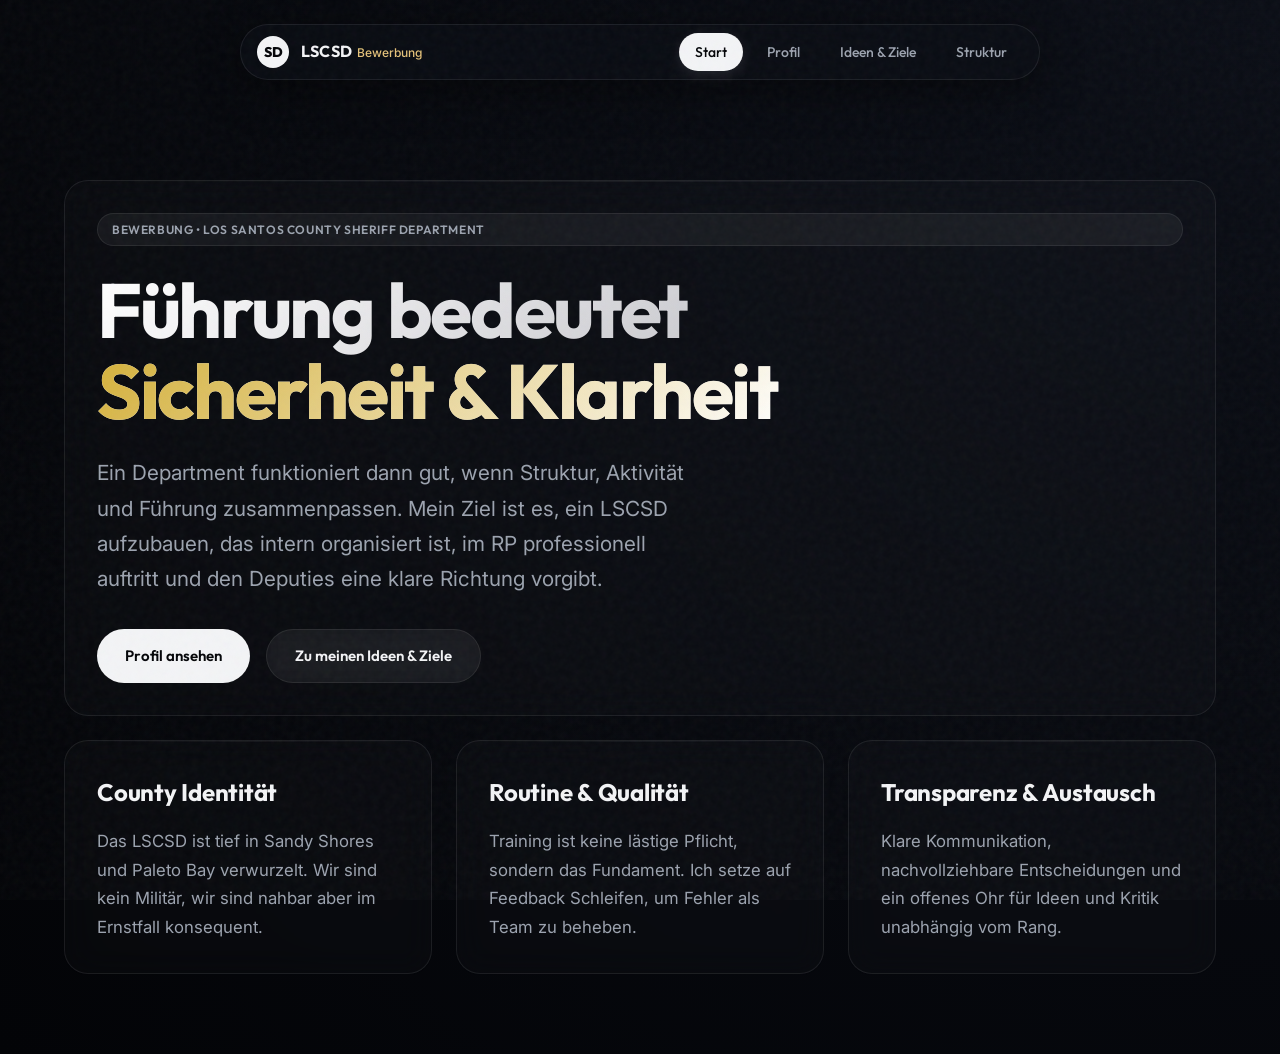
<file: index.html>
<!doctype html>
<html lang="de">
<head>
  <meta charset="utf-8" />
  <meta name="viewport" content="width=device-width,initial-scale=1" />
  <title>LSCSD • Bewerbung</title>
  <link rel="stylesheet" href="styles.css" />
</head>
<body>
  <header class="topbar">
    <div class="brand">
      <div class="logo">SD</div>
      <div><b>LSCSD</b><span>Bewerbung</span></div>
    </div>
    <button class="nav-toggle" aria-label="Menu" aria-expanded="false">
      <span></span><span></span><span></span>
    </button>
    <nav class="nav">
      <a href="index.html" class="active">Start</a>
      <a href="ueber.html">Profil</a>
      <a href="Ideen.html">Ideen & Ziele</a>
      <a href="struktur.html">Struktur</a>
    </nav>
  </header>

  <main class="wrap">
    
    <div class="bento-grid">
      <!-- HERO BLOCK -->
      <div class="bento-card span-12 reveal">
        <span class="badge">Bewerbung • Los Santos County Sheriff Department</span>
        <h1 class="hero-title">Führung bedeutet <br><span class="text-gold">Sicherheit & Klarheit</span></h1>
        <p class="hero-subtitle">
          Ein Department funktioniert dann gut, wenn Struktur, Aktivität und Führung zusammenpassen.
Mein Ziel ist es, ein LSCSD aufzubauen, das intern organisiert ist, im RP professionell auftritt und den Deputies eine klare Richtung vorgibt.
        </p>
        <div style="margin-top: 32px; display: flex; gap: 16px;" class="btnrow">
          <a class="btn btn-primary" href="ueber.html">Profil ansehen</a>
          <a class="btn btn-secondary" href="Ideen.html">Zu meinen Ideen & Ziele</a>
        </div>
      </div>

      <!-- HIGHLIGHT 1 -->
      <div class="bento-card span-4 reveal" style="transition-delay: 0.1s;">
        <h3 class="bento-title">County Identität</h3>
        <p class="bento-text">
          Das LSCSD ist tief in Sandy Shores und Paleto Bay verwurzelt. Wir sind kein Militär, wir sind nahbar aber im Ernstfall konsequent.
        </p>
      </div>

      <!-- HIGHLIGHT 2 -->
      <div class="bento-card span-4 reveal" style="transition-delay: 0.2s;">
        <h3 class="bento-title">Routine & Qualität</h3>
        <p class="bento-text">
          Training ist keine lästige Pflicht, sondern das Fundament. Ich setze auf Feedback Schleifen, um Fehler als Team zu beheben.
        </p>
      </div>

      <!-- HIGHLIGHT 3 -->
      <div class="bento-card span-4 reveal" style="transition-delay: 0.3s;">
        <h3 class="bento-title">Transparenz & Austausch</h3>
        <p class="bento-text">
          Klare Kommunikation, nachvollziehbare Entscheidungen und ein offenes Ohr für Ideen und Kritik unabhängig vom Rang.
        </p>
      </div>
    </div>

  </main>

  <script src="app.js"></script>
</body>
</html>
</file>
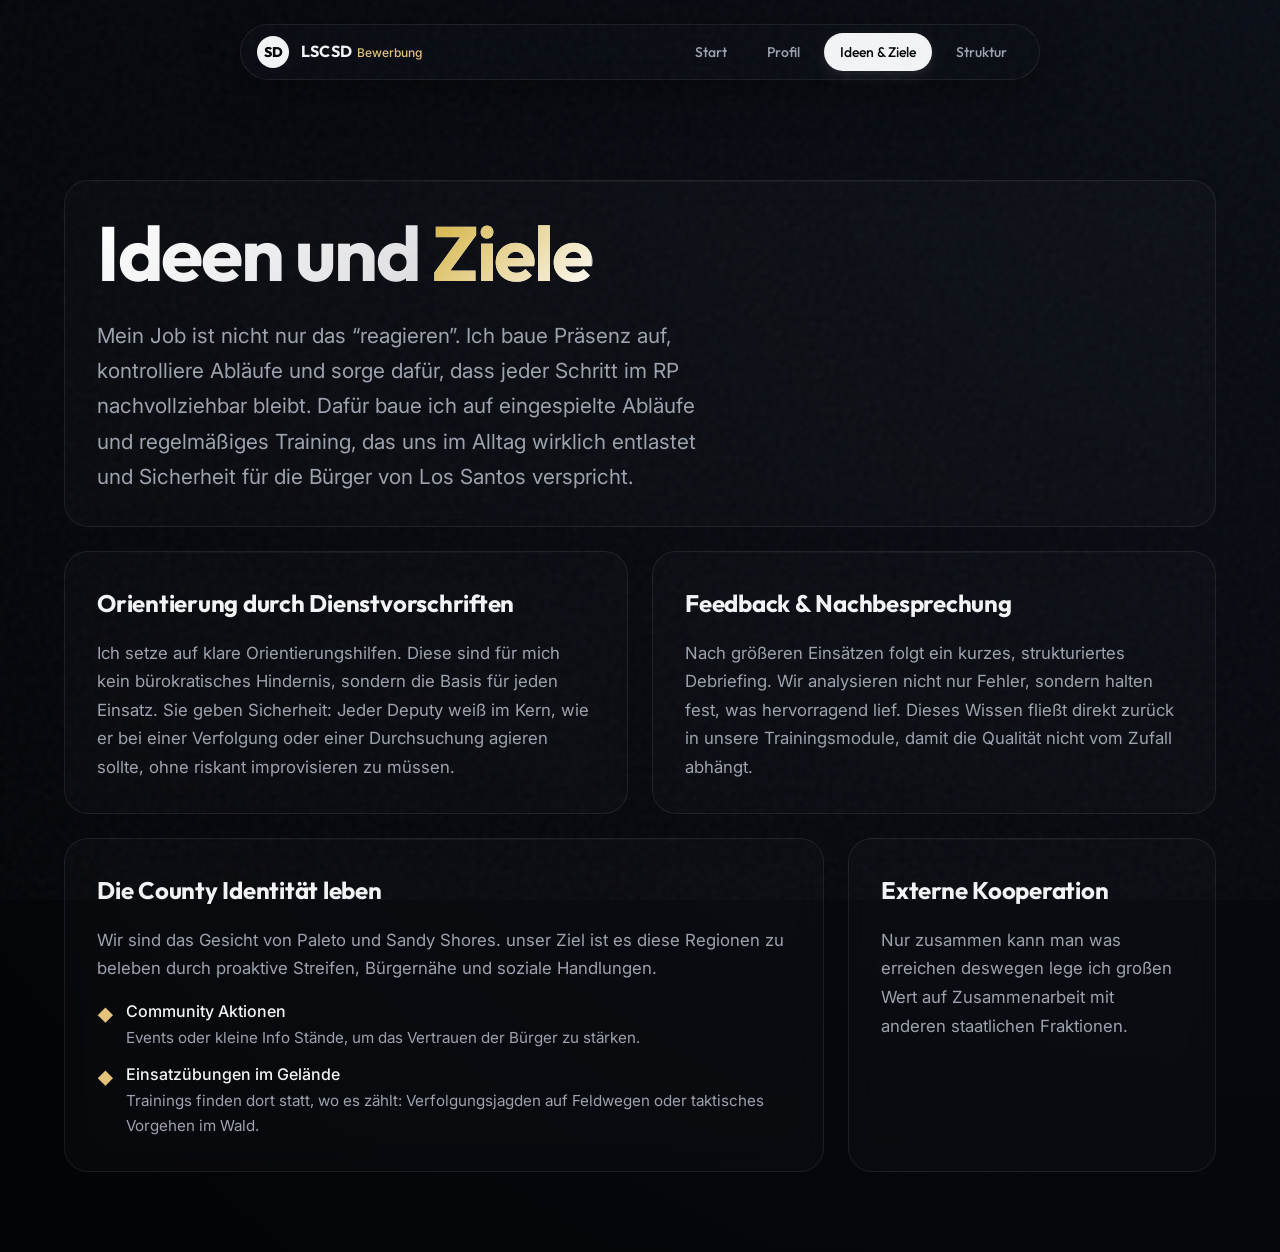
<file: Ideen.html>
<!doctype html>
<html lang="de">
<head>
  <meta charset="utf-8" />
  <meta name="viewport" content="width=device-width,initial-scale=1" />
  <title>LSCSD • Ideen & Ziele</title>
  <link rel="stylesheet" href="styles.css" />
</head>
<body>
  <header class="topbar">
    <div class="brand">
      <div class="logo">SD</div>
      <div><b>LSCSD</b><span>Bewerbung</span></div>
    </div>
    <button class="nav-toggle" aria-label="Menu">
      <span></span><span></span><span></span>
    </button>
    <nav class="nav">
      <a href="index.html">Start</a>
      <a href="ueber.html">Profil</a>
      <a href="Ideen.html" class="active">Ideen & Ziele</a>
      <a href="struktur.html">Struktur</a>
    </nav>
  </header>

  <main class="wrap">
    
    <div class="bento-grid">
      <!-- HERO -->
      <div class="bento-card span-12 reveal">
        <h1 class="hero-title">Ideen und <span class="text-gold">Ziele</span></h1>
        <p class="hero-subtitle">
          Mein Job ist nicht nur das “reagieren”. Ich baue Präsenz auf, kontrolliere Abläufe und sorge dafür, 
          dass jeder Schritt im RP nachvollziehbar bleibt. Dafür baue ich auf eingespielte Abläufe und regelmäßiges Training, 
          das uns im Alltag wirklich entlastet und Sicherheit für die Bürger von Los Santos verspricht.
        </p>
      </div>

      <!-- SOPS & QUALITÄT (2 Blocks) -->
      <div class="bento-card span-6 reveal" style="transition-delay: 0.1s;">
        <h3 class="bento-title">Orientierung durch Dienstvorschriften</h3>
        <p class="bento-text">
          Ich setze auf klare Orientierungshilfen. Diese sind für mich kein bürokratisches Hindernis, sondern die Basis für jeden Einsatz. 
          Sie geben Sicherheit: Jeder Deputy weiß im Kern, wie er bei einer Verfolgung oder einer Durchsuchung agieren sollte, ohne riskant improvisieren zu müssen.
        </p>
      </div>

      <div class="bento-card span-6 reveal" style="transition-delay: 0.2s;">
        <h3 class="bento-title">Feedback & Nachbesprechung</h3>
        <p class="bento-text">
          Nach größeren Einsätzen folgt ein kurzes, strukturiertes Debriefing. Wir analysieren nicht nur Fehler, sondern halten fest, was hervorragend lief. 
          Dieses Wissen fließt direkt zurück in unsere Trainingsmodule, damit die Qualität nicht vom Zufall abhängt.
        </p>
      </div>

      <!-- COUNTY FRAKTIONSLEBEN -->
      <div class="bento-card span-8 reveal" style="transition-delay: 0.4s;">
        <h3 class="bento-title">Die County Identität leben</h3>
        <p class="bento-text" style="margin-bottom: 16px;">
          Wir sind das Gesicht von Paleto und Sandy Shores. unser Ziel ist es diese Regionen zu beleben durch proaktive Streifen, Bürgernähe und soziale Handlungen.
        </p>
        <ul style="list-style: none; display: flex; flex-direction: column; gap: 12px;">
          <li style="display: flex; gap: 12px; align-items: flex-start;">
            <div style="color: var(--accent); margin-top: 4px;">◆</div>
            <div>
              <span style="color: var(--text); font-weight: 500; display: block;">Community Aktionen</span>
              <span style="color: var(--muted); font-size: 0.95rem;">Events oder kleine Info Stände, um das Vertrauen der Bürger zu stärken.</span>
            </div>
          </li>
          <li style="display: flex; gap: 12px; align-items: flex-start;">
            <div style="color: var(--accent); margin-top: 4px;">◆</div>
            <div>
              <span style="color: var(--text); font-weight: 500; display: block;">Einsatzübungen im Gelände</span>
              <span style="color: var(--muted); font-size: 0.95rem;">Trainings finden dort statt, wo es zählt: Verfolgungsjagden auf Feldwegen oder taktisches Vorgehen im Wald.</span>
            </div>
          </li>
        </ul>
      </div>

      <!-- EXTERNE KOOPERATION -->
      <div class="bento-card span-4 reveal" style="transition-delay: 0.5s;">
        <h3 class="bento-title">Externe Kooperation</h3>
        <p class="bento-text" style="margin-bottom: 20px;">
          Nur zusammen kann man was erreichen deswegen lege ich großen Wert auf Zusammenarbeit mit anderen staatlichen Fraktionen.
          </div>
        </div>
      </div>

    </div>
  </main>

  <script src="app.js"></script>
</body>
</html>
</file>
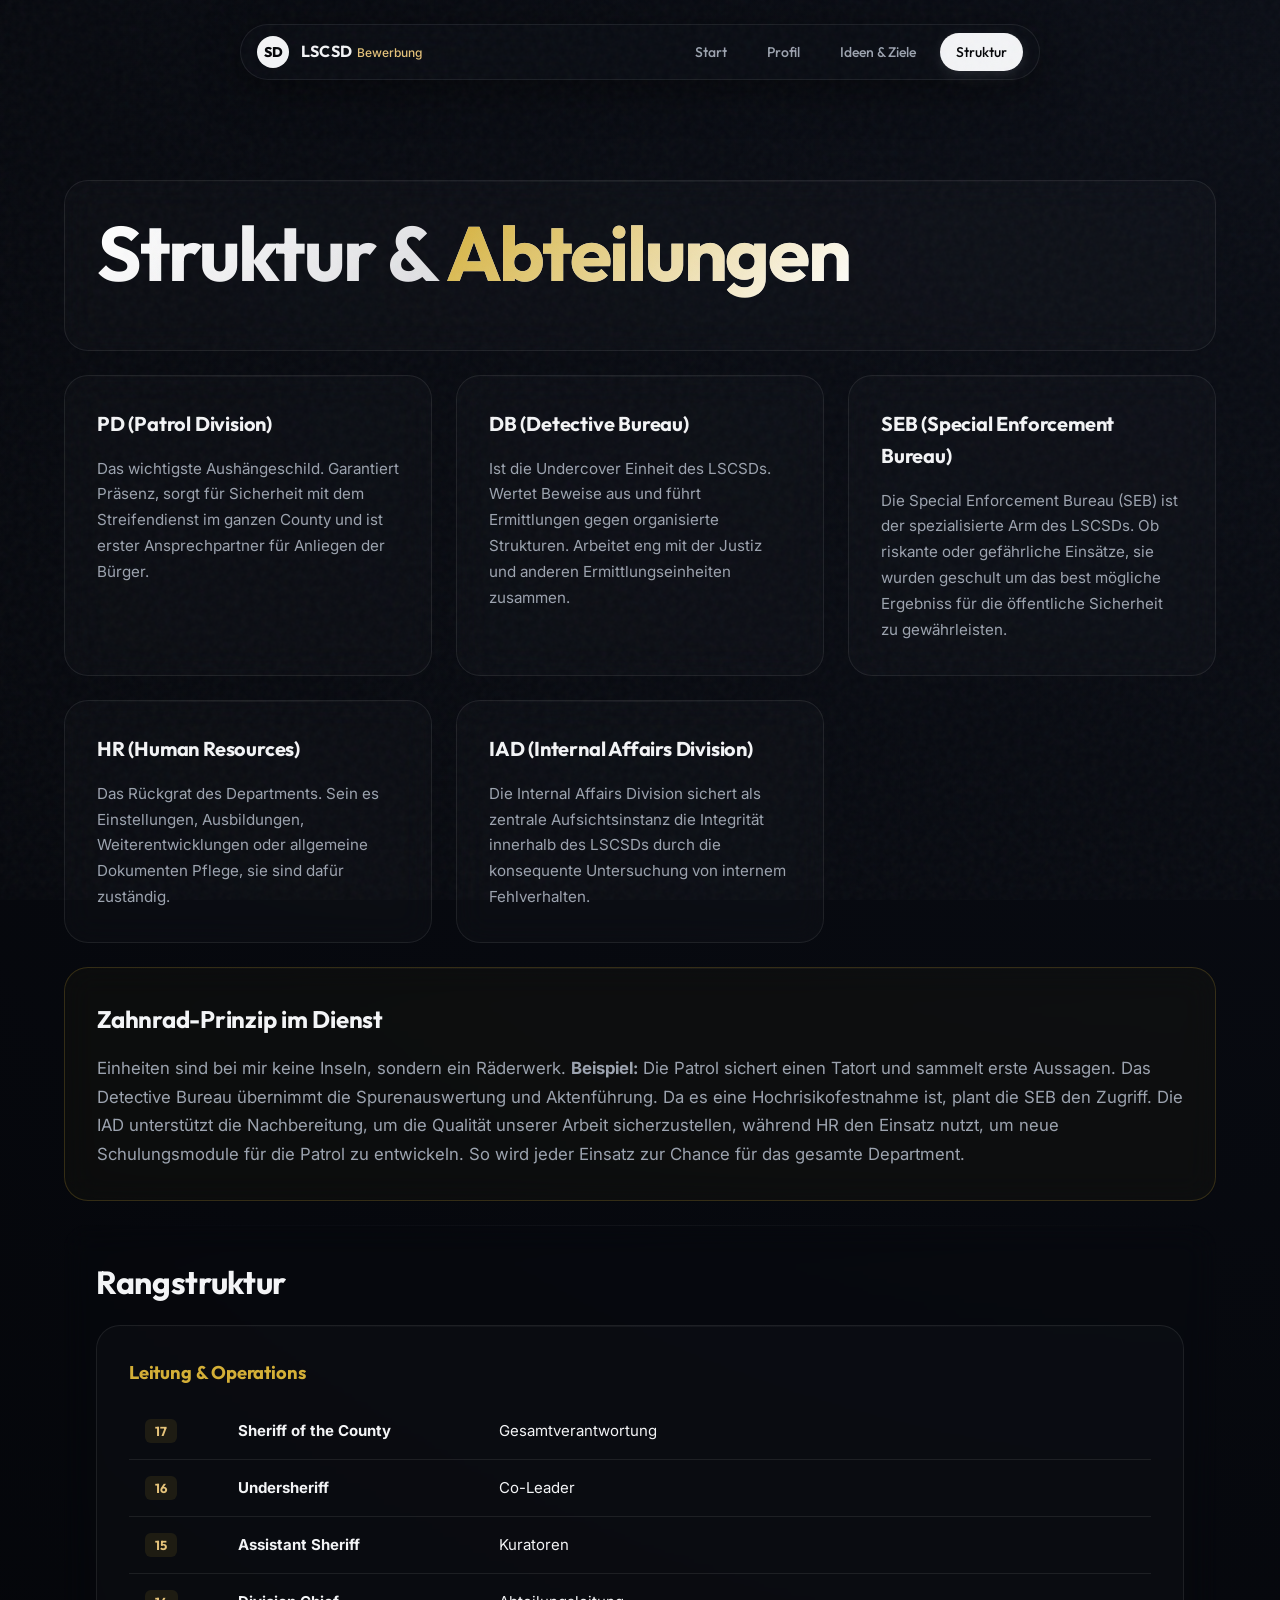
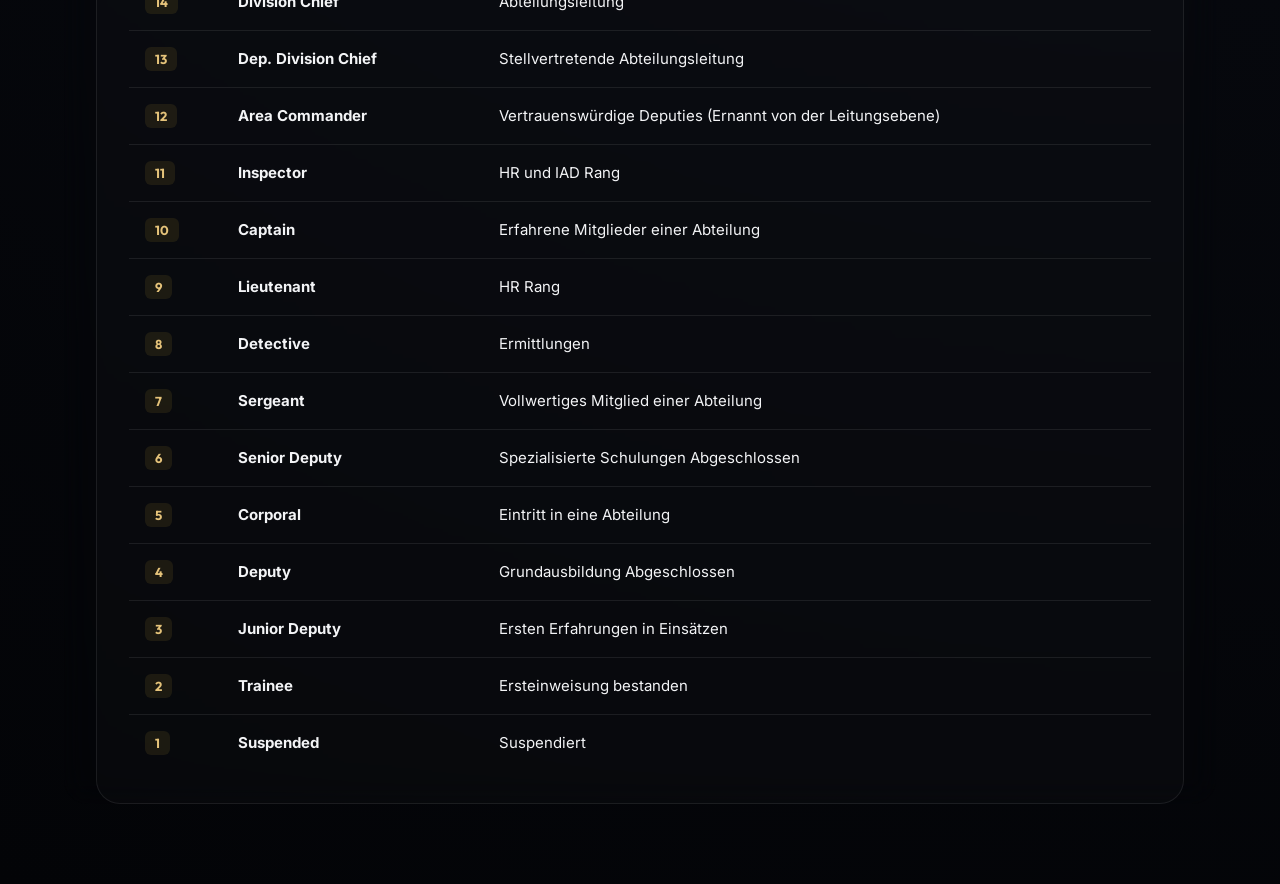
<file: struktur.html>
<!doctype html>
<html lang="de">
<head>
  <meta charset="utf-8" />
  <meta name="viewport" content="width=device-width,initial-scale=1" />
  <title>LSCSD • Struktur & Ränge</title>
  <link rel="stylesheet" href="styles.css" />
</head>
<body>
  <header class="topbar">
    <div class="brand">
      <div class="logo">SD</div>
      <div><b>LSCSD</b><span>Bewerbung</span></div>
    </div>
    <button class="nav-toggle" aria-label="Menu">
      <span></span><span></span><span></span>
    </button>
    <nav class="nav">
      <a href="index.html">Start</a>
      <a href="ueber.html">Profil</a>
      <a href="Ideen.html">Ideen & Ziele</a>
      <a href="struktur.html" class="active">Struktur</a>
    </nav>
  </header>

  <main class="wrap">
    
    <div class="bento-grid">
      <!-- HERO -->
      <div class="bento-card span-12 reveal">
        <h1 class="hero-title">Struktur & <span class="text-gold">Abteilungen</span></h1>
        <p class="hero-subtitle">
        </p>
      </div>

      <!-- ABTEILUNGEN (6 BLOCKS) -->
      <div class="bento-card span-4 reveal" style="transition-delay: 0.2s;">
        <h3 class="bento-title" style="font-size: 1.25rem;">PD (Patrol Division)</h3>
        <p class="bento-text" style="font-size: 0.95rem;">
          Das wichtigste Aushängeschild. Garantiert Präsenz, sorgt für Sicherheit mit dem Streifendienst im ganzen County und ist erster Ansprechpartner für Anliegen der Bürger.
        </p>
      </div>
      <div class="bento-card span-4 reveal" style="transition-delay: 0.3s;">
        <h3 class="bento-title" style="font-size: 1.25rem;">DB (Detective Bureau)</h3>
        <p class="bento-text" style="font-size: 0.95rem;">
          Ist die Undercover Einheit des LSCSDs. Wertet Beweise aus und führt Ermittlungen gegen organisierte Strukturen. Arbeitet eng mit der Justiz und anderen Ermittlungseinheiten zusammen.
        </p>
      </div>
      <div class="bento-card span-4 reveal" style="transition-delay: 0.4s;">
        <h3 class="bento-title" style="font-size: 1.25rem;">SEB (Special Enforcement Bureau)</h3>
        <p class="bento-text" style="font-size: 0.95rem;">
          Die Special Enforcement Bureau (SEB) ist der spezialisierte Arm des LSCSDs. Ob riskante oder gefährliche Einsätze, sie wurden geschult um das best mögliche Ergebniss für die öffentliche Sicherheit zu gewährleisten.
        </p>
      </div>
      <div class="bento-card span-4 reveal" style="transition-delay: 0.5s;">
        <h3 class="bento-title" style="font-size: 1.25rem;">HR (Human Resources)</h3>
        <p class="bento-text" style="font-size: 0.95rem;">
          Das Rückgrat des Departments. Sein es Einstellungen, Ausbildungen, Weiterentwicklungen oder allgemeine Dokumenten Pflege, sie sind dafür zuständig.
        </p>
      </div>
      <div class="bento-card span-4 reveal" style="transition-delay: 0.6s;">
        <h3 class="bento-title" style="font-size: 1.25rem;">IAD (Internal Affairs Division)</h3>
        <p class="bento-text" style="font-size: 0.95rem;">
          Die Internal Affairs Division sichert als zentrale Aufsichtsinstanz die Integrität innerhalb des LSCSDs durch die konsequente Untersuchung von internem Fehlverhalten.
        </p>
        </p>
      </div>

            <!-- SYNERGIE RÄDERWERK -->
      <div class="bento-card span-12 reveal" style="transition-delay: 0.1s; background: rgba(212, 175, 55, 0.03); border-color: rgba(212, 175, 55, 0.2)">
        <h3 class="bento-title">Zahnrad-Prinzip im Dienst</h3>
        <p class="bento-text" style="font-size: 1.05rem;">
          Einheiten sind bei mir keine Inseln, sondern ein Räderwerk. <strong>Beispiel:</strong> Die Patrol sichert einen Tatort und sammelt erste Aussagen. Das Detective Bureau übernimmt die Spurenauswertung und Aktenführung. Da es eine Hochrisikofestnahme ist, plant die SEB den Zugriff. Die IAD unterstützt die Nachbereitung, um die Qualität unserer Arbeit sicherzustellen, während HR den Einsatz nutzt, um neue Schulungsmodule für die Patrol zu entwickeln. So wird jeder Einsatz zur Chance für das gesamte Department.
        </p>
      </div>


      <!-- RANGSTRUKTUR HEADER -->
<div class="bento-card span-12 reveal" style="transition-delay: 0.8s; padding-bottom: 0; border: none; background: transparent;">
        <h3 class="bento-title" style="font-size: 2rem;"><STRONG>Rangstruktur</STRONG></h3>
        <p class="bento-text"> 
                <div class="bento-card span-6 reveal" style="transition-delay: 0.9s;">
        <h3 class="bento-title" style="font-size: 1.15rem; color: var(--gold);">Leitung & Operations</h3>
        <div style="overflow-x: auto;">
          <table class="table" style="font-size: 0.9rem;">
            <tbody>
              <tr><td><span class="rank-num">17</span></td><td><b>Sheriff of the County</b></td><td>Gesamtverantwortung</td></tr>
              <tr><td><span class="rank-num">16</span></td><td><b>Undersheriff</b></td><td>Co-Leader</td></tr>
              <tr><td><span class="rank-num">15</span></td><td><b>Assistant Sheriff</b></td><td>Kuratoren</td></tr>
              <tr><td><span class="rank-num">14</span></td><td><b>Division Chief</b></td><td>Abteilungsleitung</td></tr>
              <tr><td><span class="rank-num">13</span></td><td><b>Dep. Division Chief</b></td><td>Stellvertretende Abteilungsleitung</td></tr>
              <tr><td><span class="rank-num">12</span></td><td><b>Area Commander</b></td><td>Vertrauenswürdige Deputies (Ernannt von der Leitungsebene)</td></tr>
              <tr><td><span class="rank-num">11</span></td><td><b>Inspector</b></td><td>HR und IAD Rang</td></tr>
              <tr><td><span class="rank-num">10</span></td><td><b>Captain</b></td><td>Erfahrene Mitglieder einer Abteilung</td></tr>
              <tr><td><span class="rank-num">9</span></td><td><b>Lieutenant</b></td><td>HR Rang</td></tr>
              <tr><td><span class="rank-num">8</span></td><td><b>Detective</b></td><td>Ermittlungen</td></tr>
              <tr><td><span class="rank-num">7</span></td><td><b>Sergeant</b></td><td>Vollwertiges Mitglied einer Abteilung</td></tr>
              <tr><td><span class="rank-num">6</span></td><td><b>Senior Deputy</b></td><td>Spezialisierte Schulungen Abgeschlossen</td></tr>
              <tr><td><span class="rank-num">5</span></td><td><b>Corporal</b></td><td>Eintritt in eine Abteilung</td></tr>
              <tr><td><span class="rank-num">4</span></td><td><b>Deputy</b></td><td>Grundausbildung Abgeschlossen </td></tr>
              <tr><td><span class="rank-num">3</span></td><td><b>Junior Deputy</b></td><td>Ersten Erfahrungen in Einsätzen</td></tr>
              <tr><td><span class="rank-num">2</span></td><td><b>Trainee</b></td><td>Ersteinweisung bestanden</td></tr>
              <tr><td><span class="rank-num">1</span></td><td><b>Suspended</b></td><td>Suspendiert</td></tr>
            </tbody>
          </table>
        </div>

    </div>
  </main>

  <script src="app.js"></script>
</body>
</html>
</file>
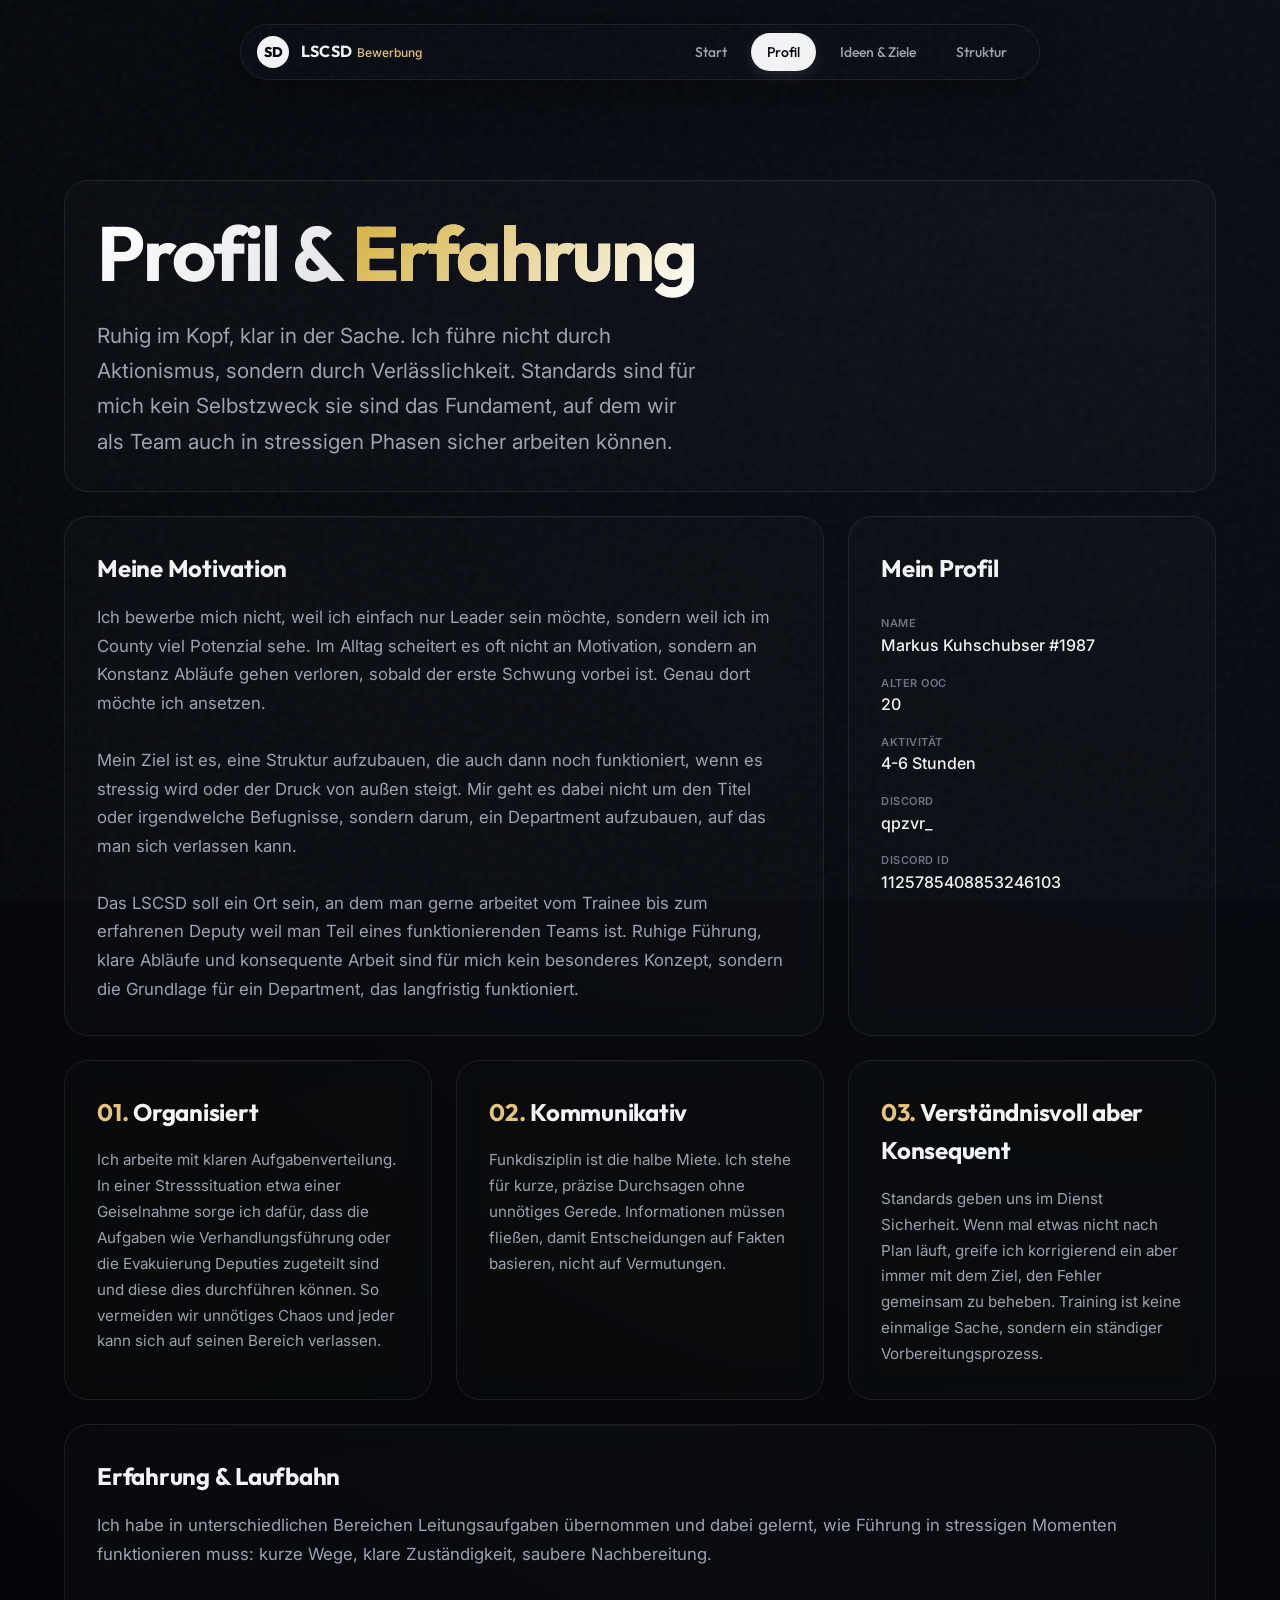
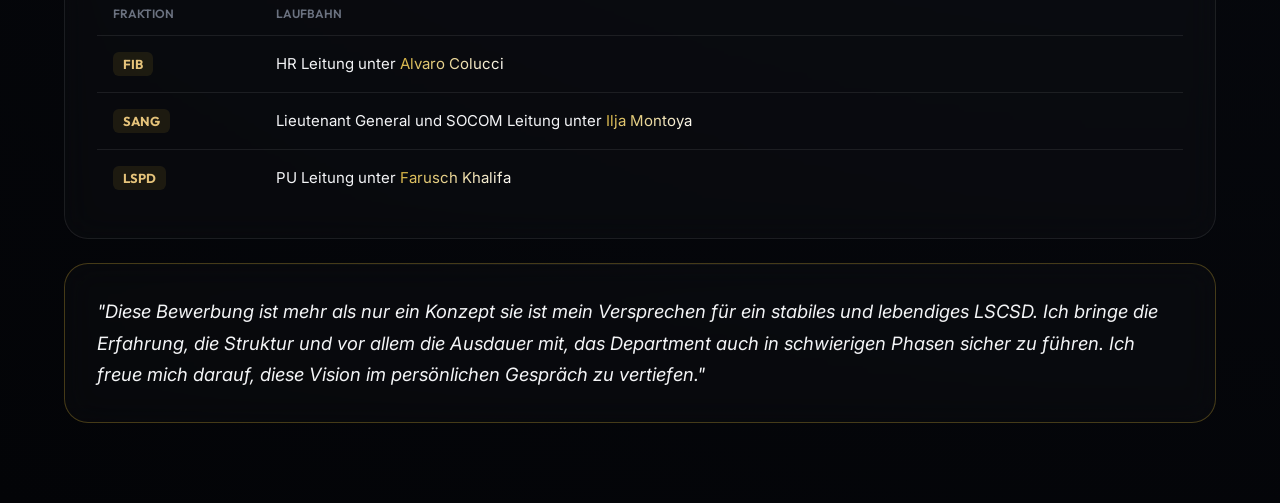
<file: ueber.html>
<!doctype html>
<html lang="de">
<head>
  <meta charset="utf-8" />
  <meta name="viewport" content="width=device-width,initial-scale=1" />
  <title>LSCSD • Profil & Erfahrung</title>
  <link rel="stylesheet" href="styles.css" />
</head>
<body>
  <header class="topbar">
    <div class="brand">
      <div class="logo">SD</div>
      <div><b>LSCSD</b><span>Bewerbung</span></div>
    </div>
    <button class="nav-toggle" aria-label="Menu">
      <span></span><span></span><span></span>
    </button>
    <nav class="nav">
      <a href="index.html">Start</a>
      <a href="ueber.html" class="active">Profil</a>
      <a href="Ideen.html">Ideen & Ziele</a>
      <a href="struktur.html">Struktur</a>
    </nav>
  </header>

  <main class="wrap">
    
    <div class="bento-grid">
      <!-- HERO -->
      <div class="bento-card span-12 reveal">
        <h1 class="hero-title">Profil & <span class="text-gold">Erfahrung</span></h1>
        <p class="hero-subtitle">
          Ruhig im Kopf, klar in der Sache. Ich führe nicht durch Aktionismus, sondern durch Verlässlichkeit. Standards sind für mich kein Selbstzweck sie sind das Fundament, auf dem wir als Team auch in stressigen Phasen sicher arbeiten können.
        </p>
      </div>

      <!-- MOTIVATION -->
      <div class="bento-card span-8 reveal" style="transition-delay: 0.1s;">
        <h3 class="bento-title">Meine Motivation</h3>
        <p class="bento-text">
          Ich bewerbe mich nicht, weil ich einfach nur Leader sein möchte, sondern weil ich im County viel Potenzial sehe. Im Alltag scheitert es oft nicht an Motivation, sondern an Konstanz Abläufe gehen verloren, sobald der erste Schwung vorbei ist. Genau dort möchte ich ansetzen.
                    <br><br>
          Mein Ziel ist es, eine Struktur aufzubauen, die auch dann noch funktioniert, wenn es stressig wird oder der Druck von außen steigt. Mir geht es dabei nicht um den Titel oder irgendwelche Befugnisse, sondern darum, ein Department aufzubauen, auf das man sich verlassen kann.
          <br><br>
          Das LSCSD soll ein Ort sein, an dem man gerne arbeitet vom Trainee bis zum erfahrenen Deputy weil man Teil eines funktionierenden Teams ist. Ruhige Führung, klare Abläufe und konsequente Arbeit sind für mich kein besonderes Konzept, sondern die Grundlage für ein Department, das langfristig funktioniert.
        </p>
      </div>

      <!-- HALTUNG STATS -->
      <div class="bento-card span-4 reveal" style="transition-delay: 0.2s;">
        <h3 class="bento-title">Mein Profil</h3>
        <ul style="list-style: none; display: flex; flex-direction: column; gap: 16px; margin-top: 12px;">
          <li style="display: flex; flex-direction: column;">
            <span style="font-size: 11px; text-transform: uppercase; color: var(--muted2); font-weight: 600; letter-spacing: 0.05em;">Name</span>
            <span style="color: var(--text); font-weight: 500;">Markus Kuhschubser #1987</span>
          </li>
          <li style="display: flex; flex-direction: column;">
            <span style="font-size: 11px; text-transform: uppercase; color: var(--muted2); font-weight: 600; letter-spacing: 0.05em;">Alter OOC</span>
            <span style="color: var(--text); font-weight: 500;">20</span>
          </li>
          <li style="display: flex; flex-direction: column;"> 
            <span style="font-size: 11px; text-transform: uppercase; color: var(--muted2); font-weight: 600; letter-spacing: 0.05em;">Aktivität</span>
            <span style="color: var(--text); font-weight: 500;">4-6 Stunden</span>
          </li>
            <li style="display: flex; flex-direction: column;">
            <span style="font-size: 11px; text-transform: uppercase; color: var(--muted2); font-weight: 600; letter-spacing: 0.05em;">Discord</span>
            <span style="color: var(--text); font-weight: 500;">qpzvr_</span>
                      </li>
            <li style="display: flex; flex-direction: column;"> 
            <span style="font-size: 11px; text-transform: uppercase; color: var(--muted2); font-weight: 600; letter-spacing: 0.05em;">Discord ID</span>
            <span style="color: var(--text); font-weight: 500;">1125785408853246103</span>
                      </li>
        </ul>
      </div>

      <!-- FÜHRUNGSSTIL (3 BLOCKS) -->
      <div class="bento-card span-4 reveal" style="transition-delay: 0.3s; background: rgba(212, 175, 55, 0.02)">
        <h3 class="bento-title"><span class="text-accent">01.</span> Organisiert</h3>
        <p class="bento-text" style="font-size: 0.95rem;">
          Ich arbeite mit klaren Aufgabenverteilung. In einer Stresssituation etwa einer Geiselnahme sorge ich dafür, dass die Aufgaben wie Verhandlungsführung oder die Evakuierung Deputies zugeteilt sind und diese dies durchführen können. So vermeiden wir unnötiges Chaos und jeder kann sich auf seinen Bereich verlassen. 
        </p>
      </div>
      
      <div class="bento-card span-4 reveal" style="transition-delay: 0.4s; background: rgba(212, 175, 55, 0.02)">
        <h3 class="bento-title"><span class="text-accent">02.</span> Kommunikativ</h3>
        <p class="bento-text" style="font-size: 0.95rem;">
          Funkdisziplin ist die halbe Miete. Ich stehe für kurze, präzise Durchsagen ohne unnötiges Gerede. Informationen müssen fließen, damit Entscheidungen auf Fakten basieren, nicht auf Vermutungen.
        </p>
      </div>

      <div class="bento-card span-4 reveal" style="transition-delay: 0.5s; background: rgba(212, 175, 55, 0.02)">
        <h3 class="bento-title"><span class="text-accent">03.</span> Verständnisvoll aber Konsequent</h3>
        <p class="bento-text" style="font-size: 0.95rem;">
          Standards geben uns im Dienst Sicherheit. Wenn mal etwas nicht nach Plan läuft, greife ich korrigierend ein aber immer mit dem Ziel, den Fehler gemeinsam zu beheben. Training ist keine einmalige Sache, sondern ein ständiger Vorbereitungsprozess.
        </p>
      </div>

      <!-- LAUFBAHN-->
      <div class="bento-card span-12 reveal" style="transition-delay: 0.6s;">
        <h3 class="bento-title">Erfahrung & Laufbahn</h3>
        <p class="bento-text" style="margin-bottom: 24px;">
          Ich habe in unterschiedlichen Bereichen Leitungsaufgaben übernommen und dabei gelernt, wie Führung in stressigen Momenten funktionieren muss: kurze Wege, klare Zuständigkeit, saubere Nachbereitung.
        </p>
        <div style="overflow-x: auto;">
          <table class="table">
            <thead>
              <tr>
                <th style="width: 15%">Fraktion</th>
                <th>Laufbahn</th>
              </tr>
            </thead>
            <tbody>
              <tr>
                <td><span class="rank-num">FIB</span></td>
                <td>HR Leitung unter <span class="text-gold">Alvaro Colucci</span></h1></td>
              </tr>
              <tr>
                <td><span class="rank-num">SANG</span></td>
                <td>Lieutenant General und SOCOM Leitung unter <span class="text-gold">Ilja Montoya</span></h1></td>
              </tr>
              <tr>
                <td><span class="rank-num">LSPD</span></td>
                <td>PU Leitung unter <span class="text-gold">Farusch Khalifa</span></h1></td>
              </tr>
            </tbody>
          </table>
        </div>
      </div>

      <!-- SCHLUSSWORT -->
      <div class="bento-card span-12 reveal" style="transition-delay: 0.7s; border-color: rgba(212, 175, 55, 0.3);">
        <p class="bento-text" style="font-size: 1.15rem; color: var(--text); font-style: italic;">
          "Diese Bewerbung ist mehr als nur ein Konzept sie ist mein Versprechen für ein stabiles und lebendiges LSCSD. Ich bringe die Erfahrung, die Struktur und vor allem die Ausdauer mit, das Department auch in schwierigen Phasen sicher zu führen. Ich freue mich darauf, diese Vision im persönlichen Gespräch zu vertiefen."
        </p>
      </div>

    </div>
  </main>

  <script src="app.js"></script>
</body>
</html>
</file>
<file: styles.css>
@import url('https://fonts.googleapis.com/css2?family=Outfit:wght@300;400;500;600;700;800&family=Inter:wght@400;500;600&display=swap');

:root {
  --bg: #030407;
  --bg-gradient: radial-gradient(circle at top right, #0A0D15 0%, #030407 100%);
  --panel: rgba(255, 255, 255, 0.02);
  --panel-hover: rgba(255, 255, 255, 0.04);
  --text: #F3F4F6;
  --muted: #9CA3AF;
  --muted2: #6B7280;
  --line: rgba(255, 255, 255, 0.08);
  --gold: #D4AF37;
  --gold-glow: rgba(212, 175, 55, 0.15);
  --accent: #E5C37A;
  
  --radius-xl: 32px;
  --radius-lg: 24px;
  --radius-md: 16px;
  --radius-sm: 8px;

  --font-display: 'Outfit', sans-serif;
  --font-body: 'Inter', sans-serif;
}

* { box-sizing: border-box; margin: 0; padding: 0; }
html { scroll-behavior: smooth; }
body {
  background: var(--bg);
  background-image: var(--bg-gradient);
  color: var(--text);
  font-family: var(--font-body);
  font-weight: 400;
  line-height: 1.6;
  min-height: 100vh;
  overflow-x: hidden;
  -webkit-font-smoothing: antialiased;
}

/* ── NOISE TEXTURE OVERLAY ── */
body::after {
  content: "";
  position: fixed;
  inset: 0;
  background-image: url('data:image/svg+xml;utf8,%3Csvg viewBox="0 0 200 200" xmlns="http://www.w3.org/2000/svg"%3E%3Cfilter id="noiseFilter"%3E%3CfeTurbulence type="fractalNoise" baseFrequency="0.65" numOctaves="3" stitchTiles="stitch"/%3E%3C/filter%3E%3Crect width="100%25" height="100%25" filter="url(%23noiseFilter)" opacity="0.04"/%3E%3C/svg%3E');
  pointer-events: none;
  z-index: 9999;
}

a { color: inherit; text-decoration: none; }

/* ── ANIMATIONS ── */
@keyframes fadeInUp {
  from { opacity: 0; transform: translateY(20px); }
  to { opacity: 1; transform: translateY(0); }
}
@keyframes pulseGlow {
  0% { box-shadow: 0 0 0 0 rgba(212, 175, 55, 0.4); }
  70% { box-shadow: 0 0 0 10px rgba(212, 175, 55, 0); }
  100% { box-shadow: 0 0 0 0 rgba(212, 175, 55, 0); }
}

/* ── FLOATING NAV BAR ── */
.topbar {
  position: fixed;
  top: 24px;
  left: 50%;
  transform: translateX(-50%);
  z-index: 1000;
  background: rgba(10, 13, 21, 0.7);
  border: 1px solid var(--line);
  box-shadow: 0 10px 40px rgba(0,0,0,0.5);
  backdrop-filter: blur(24px);
  -webkit-backdrop-filter: blur(24px);
  border-radius: 999px;
  padding: 8px 16px;
  display: flex;
  align-items: center;
  justify-content: space-between;
  gap: 32px;
  width: calc(100% - 48px);
  max-width: 800px;
}

.brand {
  display: flex;
  align-items: center;
  gap: 12px;
}

.brand .logo {
  width: 32px;
  height: 32px;
  border-radius: 50%;
  background: var(--text);
  color: var(--bg);
  display: flex;
  justify-content: center;
  align-items: center;
  font-family: var(--font-display);
  font-weight: 800;
  font-size: 14px;
}

.brand b { font-family: var(--font-display); font-weight: 700; font-size: 16px; letter-spacing: 0.5px; }
.brand span { color: var(--accent); font-size: 12px; margin-left: 4px; font-weight: 500; }

.nav {
  display: flex;
  gap: 8px;
  align-items: center;
}

.nav a {
  font-family: var(--font-display);
  font-size: 14px;
  font-weight: 500;
  color: var(--muted);
  padding: 8px 16px;
  border-radius: 999px;
  transition: all 0.3s cubic-bezier(0.4, 0, 0.2, 1);
}

.nav a:hover {
  color: var(--text);
  background: rgba(255, 255, 255, 0.05);
}

.nav a.active {
  color: var(--bg);
  background: var(--text);
  box-shadow: 0 4px 14px rgba(255, 255, 255, 0.1);
}

/* Hamburger toggle */
.nav-toggle {
  display: none;
  background: none;
  border: none;
  color: var(--text);
  width: 38px;
  height: 38px;
  cursor: pointer;
  align-items: center;
  justify-content: center;
  flex-direction: column;
  gap: 6px;
  transition: all 0.2s;
}
.nav-toggle span { display: block; width: 24px; height: 2px; background: currentColor; border-radius: 2px; transition: all 0.3s;}

/* ── LAYOUT ── */
.wrap {
  max-width: 1200px;
  margin: 0 auto;
  padding: 140px 24px 80px;
}

/* ── BENTO BOX GRID ── */
.bento-grid {
  display: grid;
  grid-template-columns: repeat(12, 1fr);
  gap: 24px;
  margin-top: 40px;
}

.bento-card {
  background: var(--panel);
  border: 1px solid var(--line);
  border-radius: var(--radius-lg);
  padding: 32px;
  backdrop-filter: blur(16px);
  -webkit-backdrop-filter: blur(16px);
  transition: all 0.4s cubic-bezier(0.4, 0, 0.2, 1);
  position: relative;
  overflow: hidden;
  display: flex;
  flex-direction: column;
}

/* Hover effects */
.bento-card:hover {
  background: var(--panel-hover);
  border-color: rgba(212, 175, 55, 0.3);
  transform: translateY(-4px);
  box-shadow: 0 20px 40px rgba(0,0,0,0.4), inset 0 0 0 1px rgba(255,255,255,0.05);
}

/* Magic glow on top edge */
.bento-card::before {
  content: '';
  position: absolute;
  top: 0; left: 0; right: 0;
  height: 1px;
  background: linear-gradient(90deg, transparent, rgba(255,255,255,0.1), transparent);
  opacity: 0.5;
}

/* Sizes */
.span-12 { grid-column: span 12; }
.span-8 { grid-column: span 8; }
.span-6 { grid-column: span 6; }
.span-4 { grid-column: span 4; }

/* ── TYPOGRAPHY ── */
h1, h2, h3, h4 { font-family: var(--font-display); font-weight: 700; }

.hero-title {
  font-size: clamp(3rem, 6vw, 5.5rem);
  line-height: 1.05;
  letter-spacing: -0.03em;
  background: linear-gradient(135deg, #fff 0%, #a1a1aa 100%);
  -webkit-background-clip: text;
  -webkit-text-fill-color: transparent;
  margin-bottom: 24px;
}

.hero-subtitle {
  font-size: clamp(1.1rem, 2vw, 1.3rem);
  color: var(--muted);
  max-width: 600px;
  line-height: 1.7;
}

.bento-title {
  font-size: 1.5rem;
  margin-bottom: 16px;
  color: var(--text);
  letter-spacing: -0.01em;
}

.bento-text {
  color: var(--muted);
  font-size: 1.05rem;
  line-height: 1.7;
}

/* ── UTILITIES ── */
.text-accent { color: var(--accent); }
.text-gold { background: linear-gradient(135deg, var(--gold), #FFF); -webkit-background-clip: text; -webkit-text-fill-color: transparent; }

.badge {
  display: inline-block;
  padding: 6px 14px;
  background: rgba(255,255,255,0.05);
  border: 1px solid var(--line);
  border-radius: 999px;
  font-family: var(--font-display);
  font-size: 12px;
  font-weight: 600;
  letter-spacing: 0.05em;
  text-transform: uppercase;
  color: var(--muted);
  margin-bottom: 24px;
}

/* ── BUTTONS ── */
.btn {
  display: inline-flex;
  align-items: center;
  justify-content: center;
  gap: 8px;
  padding: 14px 28px;
  border-radius: 999px;
  font-family: var(--font-display);
  font-weight: 600;
  font-size: 15px;
  transition: all 0.3s ease;
  cursor: pointer;
  border: none;
}

.btn-primary {
  background: var(--text);
  color: var(--bg);
}

.btn-primary:hover {
  background: #E5E7EB;
  transform: translateY(-2px);
  box-shadow: 0 8px 20px rgba(255,255,255,0.15);
}

.btn-secondary {
  background: rgba(255,255,255,0.05);
  color: var(--text);
  border: 1px solid var(--line);
  backdrop-filter: blur(10px);
}

.btn-secondary:hover {
  background: rgba(255,255,255,0.1);
  transform: translateY(-2px);
}

/* ── TABLES (BENTO STYLE) ── */
.table { width: 100%; border-collapse: collapse; }
.table th {
  font-family: var(--font-display);
  color: var(--muted2);
  font-size: 12px;
  font-weight: 600;
  text-transform: uppercase;
  padding: 12px 16px;
  text-align: left;
  border-bottom: 1px solid var(--line);
}
.table td {
  padding: 16px;
  font-size: 15px;
  border-bottom: 1px solid var(--line);
}
.table tr:last-child td { border-bottom: none; }
.table .rank-num {
  font-family: var(--font-display);
  font-weight: 700;
  color: var(--accent);
  background: rgba(212, 175, 55, 0.1);
  padding: 4px 10px;
  border-radius: 6px;
  font-size: 13px;
}

/* ── REVEAL ANIMATIONS ── */
.reveal {
  opacity: 0;
  transform: translateY(20px);
  transition: opacity 0.8s cubic-bezier(0.16, 1, 0.3, 1), transform 0.8s cubic-bezier(0.16, 1, 0.3, 1);
}
.reveal.is-visible { opacity: 1; transform: translateY(0); }

/* ── RESPONSIVE ── */
@media (max-width: 992px) {
  .span-8 { grid-column: span 12; }
  .span-4 { grid-column: span 12; }
}

@media (max-width: 768px) {
  .topbar { top: 12px; border-radius: 20px; padding: 12px 20px; }
  .nav {
    position: absolute;
    top: 70px;
    left: 0; right: 0;
    background: rgba(10, 13, 21, 0.95);
    backdrop-filter: blur(20px);
    flex-direction: column;
    padding: 20px;
    border-radius: 20px;
    border: 1px solid var(--line);
    display: none;
  }
  .nav.open { display: flex; }
  .nav-toggle { display: flex; }
  
  .span-6 { grid-column: span 12; }
  .wrap { padding-top: 120px; }
  .bento-card { padding: 24px; }
  .btnrow { display: flex; flex-direction: column; }
  .btn { width: 100%; }
}
</file>
